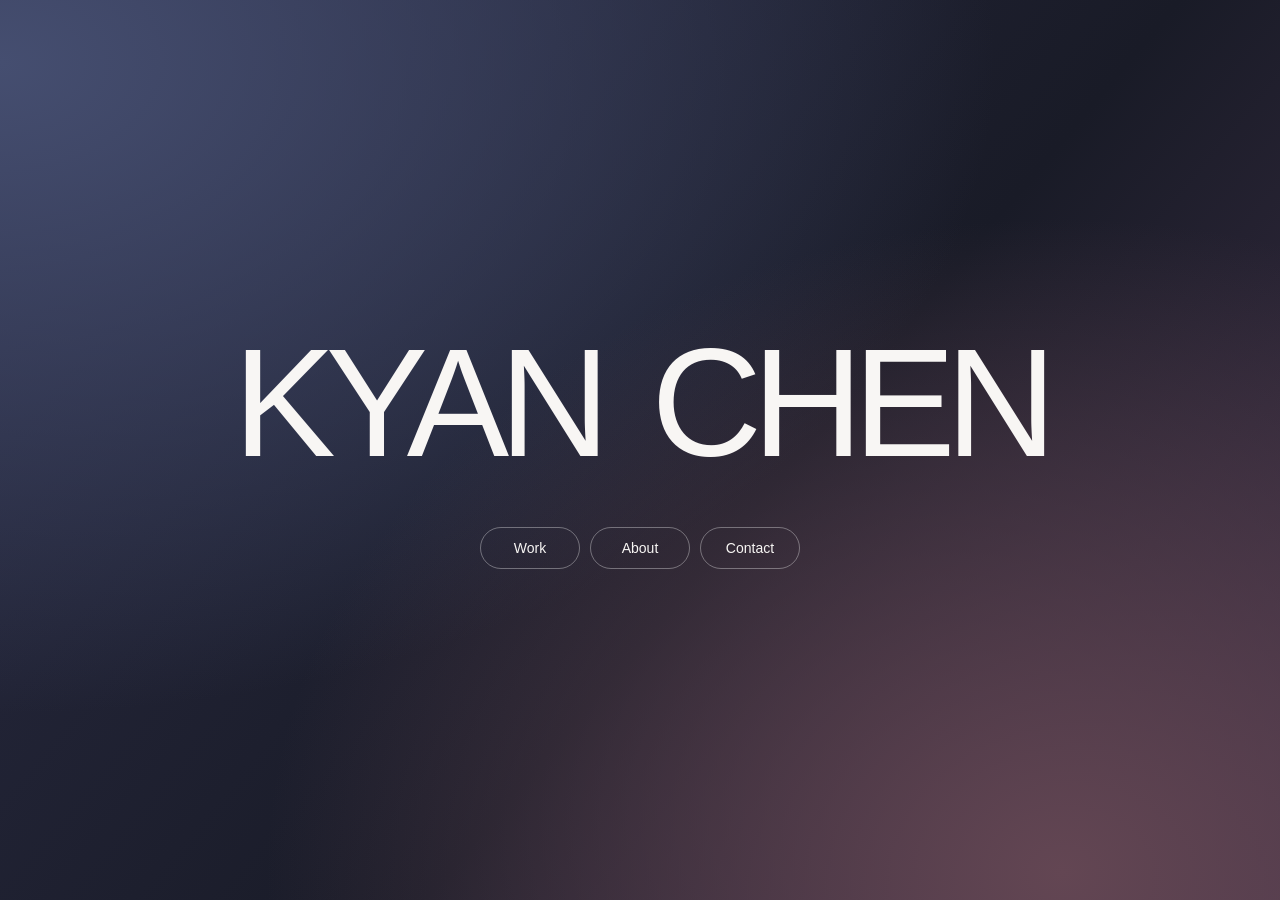
<file: index.html>
<!doctype html>
<html lang="en">
<head>
  <meta charset="utf-8">
  <meta name="viewport" content="width=device-width, initial-scale=1">
  <meta name="description" content="Kyan Chen’s design portfolio.">
  <title>KYAN CHEN</title>
  <link rel="icon" href="assets/site-icon.svg" type="image/svg+xml">
  <link rel="stylesheet" href="styles.css">
  <script src="app.js" defer></script>
</head>
<body class="home-page">
  <main class="landing">
    <h1>KYAN CHEN</h1>
    <nav class="landing-nav" aria-label="Main navigation">
      <a href="work.html">Work</a>
      <a href="about.html">About</a>
      <a href="contact.html">Contact</a>
    </nav>
  </main>
</body>
</html>
</file>
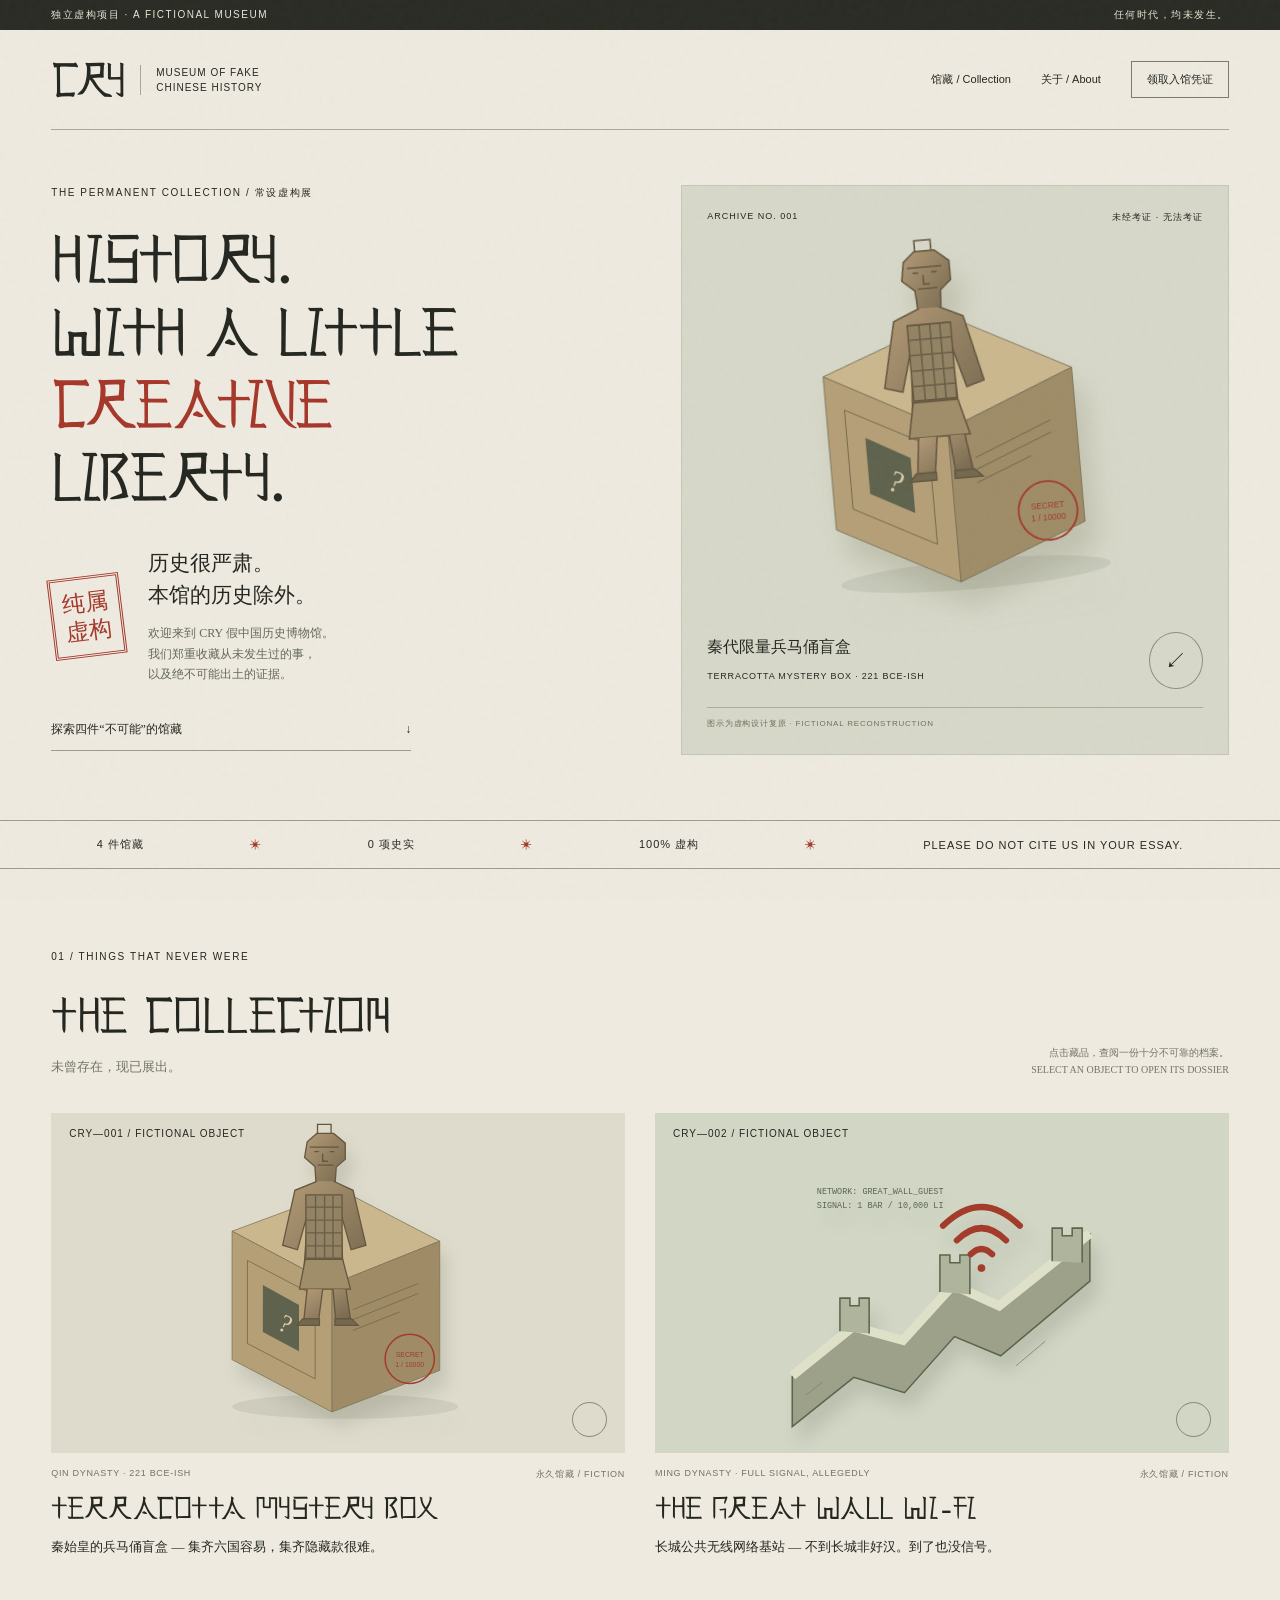
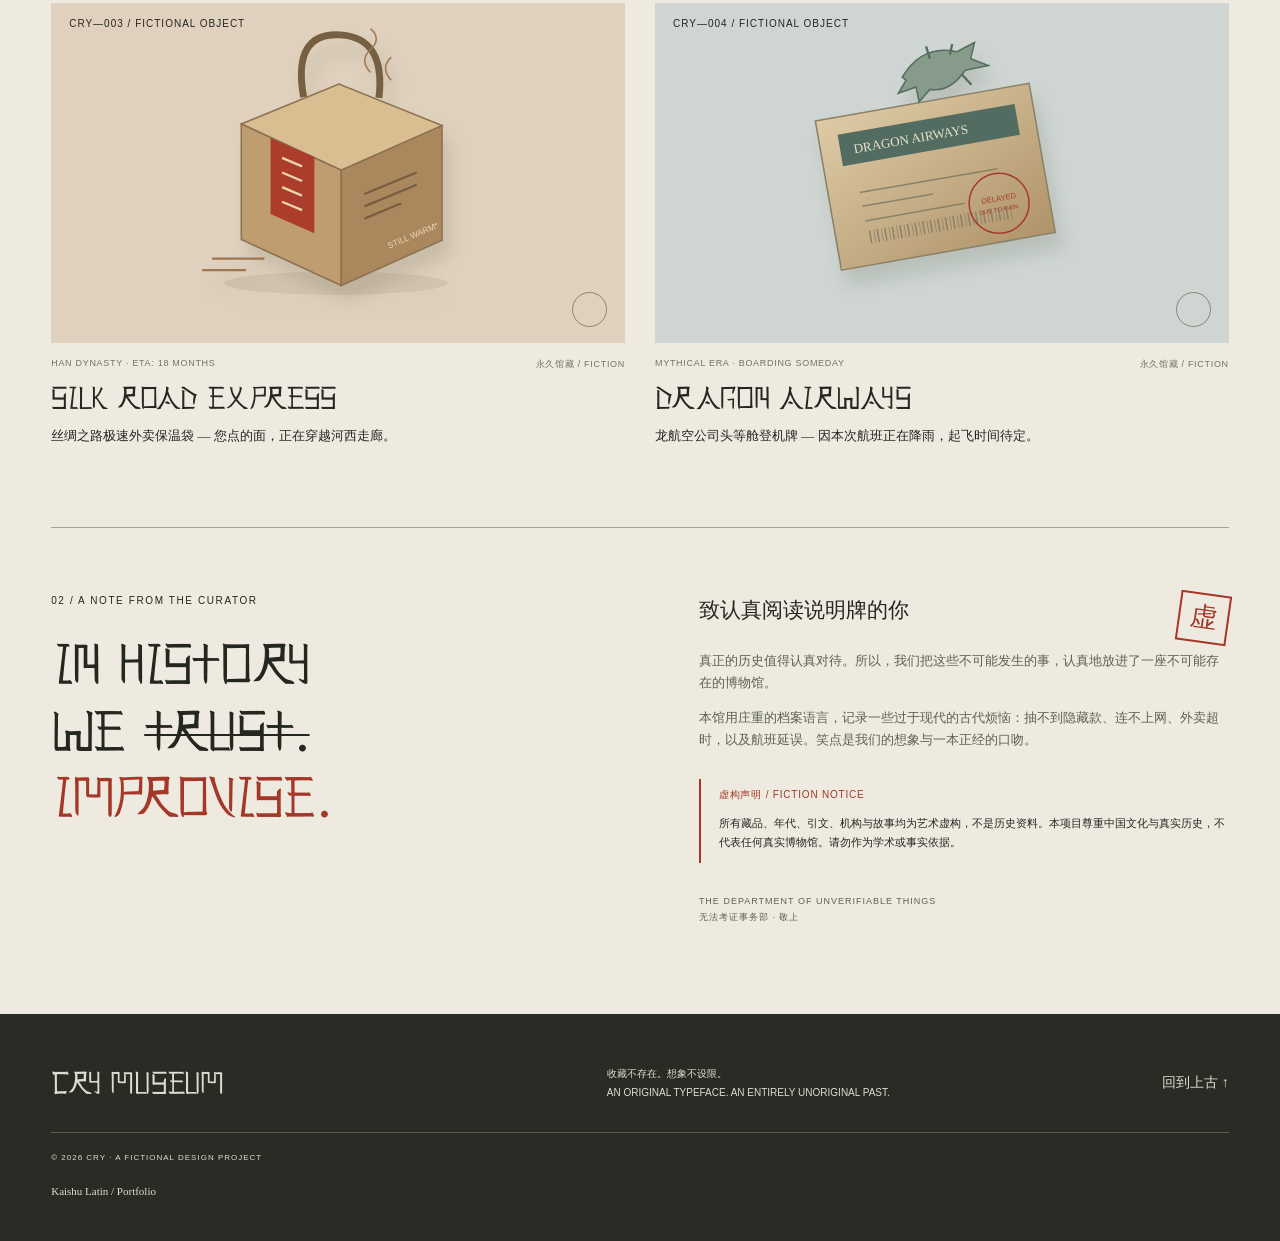
<file: cry-museum/index.html>
<!doctype html>
<html lang="zh-CN"><head><meta charset="utf-8"><meta name="viewport" content="width=device-width, initial-scale=1"><meta name="theme-color" content="#ede9df"><meta name="description" content="CRY Museum of Fake Chinese History — 一座收藏从未发生之事的虚构博物馆。"><title>CRY — Museum of Fake Chinese History</title><link rel="stylesheet" href="style.css"></head><body>
<div class="topline">独立虚构项目 · A FICTIONAL MUSEUM <span>任何时代，均未发生。</span></div>
<header><a class="brand" href="#" aria-label="CRY Museum 首页">CRY<span>MUSEUM OF FAKE<br>CHINESE HISTORY</span></a><nav aria-label="主导航"><a href="#collection">馆藏 / Collection</a><a href="#about">关于 / About</a><button class="sound" id="ticket">领取入馆凭证</button></nav></header>
<main><section class="hero"><div class="hero-copy"><p class="eyebrow">THE PERMANENT COLLECTION / 常设虚构展</p><h1>HISTORY.<br>WITH A LITTLE<br><em>CREATIVE</em><br>LIBERTY.</h1><div class="intro"><span class="seal" aria-hidden="true">纯属<br>虚构</span><div><h2>历史很严肃。<br>本馆的历史除外。</h2><p>欢迎来到 CRY 假中国历史博物馆。<br>我们郑重收藏从未发生过的事，<br>以及绝不可能出土的证据。</p></div></div><a class="text-link" href="#collection">探索四件“不可能”的馆藏 <span>↓</span></a></div><div class="hero-art"><div class="art-header"><span>ARCHIVE NO. 001</span><span>未经考证 · 无法考证</span></div><div class="artifact-frame" id="hero-object"></div><div class="art-caption"><span>秦代限量兵马俑盲盒<br><small>TERRACOTTA MYSTERY BOX · 221 BCE-ISH</small></span><span class="round">↙</span></div><div class="annotation">图示为虚构设计复原 · FICTIONAL RECONSTRUCTION</div></div></section>
<div class="ticker"><span>4 件馆藏</span><i>✳</i><span>0 项史实</span><i>✳</i><span>100% 虚构</span><i>✳</i><span>PLEASE DO NOT CITE US IN YOUR ESSAY.</span></div>
<section class="collection" id="collection"><div class="section-heading"><div><p class="eyebrow">01 / THINGS THAT NEVER WERE</p><h2>THE COLLECTION</h2><p>未曾存在，现已展出。</p></div><span class="small-note">点击藏品，查阅一份十分不可靠的档案。<br>SELECT AN OBJECT TO OPEN ITS DOSSIER</span></div><div class="grid" id="cards"></div></section>
<section class="about" id="about"><div><p class="eyebrow">02 / A NOTE FROM THE CURATOR</p><h2>IN HISTORY<br>WE <s>TRUST.</s><br><em>IMPROVISE.</em></h2></div><div class="curator"><span class="mini-seal">虚</span><h3>致认真阅读说明牌的你</h3><p>真正的历史值得认真对待。所以，我们把这些不可能发生的事，认真地放进了一座不可能存在的博物馆。</p><p>本馆用庄重的档案语言，记录一些过于现代的古代烦恼：抽不到隐藏款、连不上网、外卖超时，以及航班延误。笑点是我们的想象与一本正经的口吻。</p><div class="disclaimer"><strong>虚构声明 / FICTION NOTICE</strong><p>所有藏品、年代、引文、机构与故事均为艺术虚构，不是历史资料。本项目尊重中国文化与真实历史，不代表任何真实博物馆。请勿作为学术或事实依据。</p></div><p class="signature">THE DEPARTMENT OF UNVERIFIABLE THINGS<br>无法考证事务部 · 敬上</p></div></section>
</main><footer><a class="footer-brand" href="#">CRY MUSEUM</a><p>收藏不存在。想象不设限。<br>AN ORIGINAL TYPEFACE. AN ENTIRELY UNORIGINAL PAST.</p><a href="#">回到上古 ↑</a><small>© <span id="year"></span> CRY · A FICTIONAL DESIGN PROJECT</small><a class="portfolio-return" href="../projects/kaishu-latin.html">Kaishu Latin / Portfolio</a></footer>
<dialog id="detail" aria-labelledby="detail-title"><button class="close" aria-label="关闭详情">关闭 CLOSE ×</button><div id="detail-body"></div></dialog><dialog id="pass" aria-labelledby="pass-title"><button class="close" aria-label="关闭入馆凭证">关闭 CLOSE ×</button><p class="eyebrow">ADMIT ONE / 永久有效（因为本馆不存在）</p><h2 id="pass-title">WELCOME<br>TO THE PAST.*</h2><p>CRY MUSEUM OF FAKE CHINESE HISTORY</p><div class="pass-number">访客凭证 № <span id="pass-number"></span><br>票价：零文 · 展品：四件 · 史实：零项</div><p>* 本凭证仅作趣味纪念，不对应真实场馆或门票。</p><button class="primary" id="save-pass">下载纪念凭证 ↓</button></dialog><script src="app.js"></script></body></html>
</file>
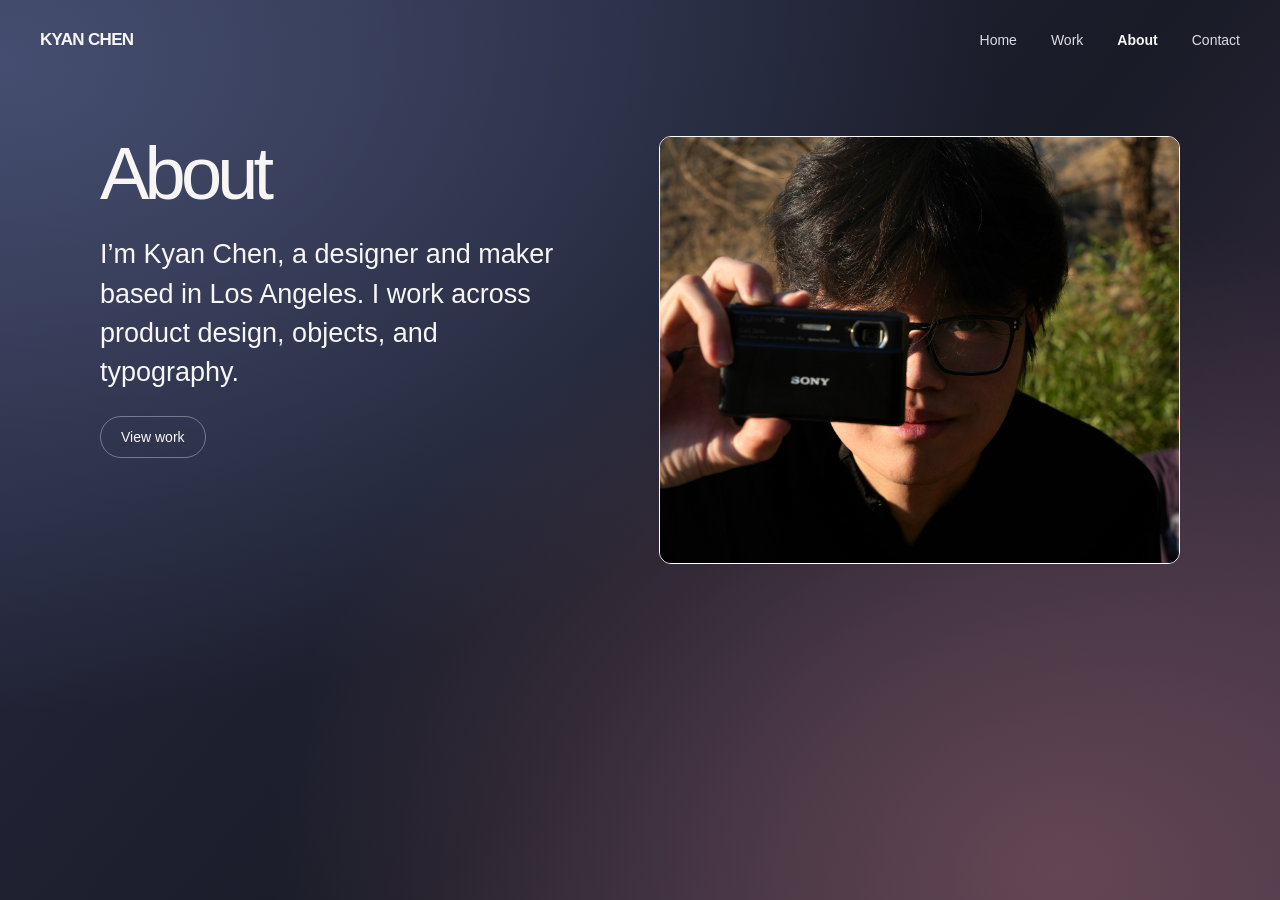
<file: about.html>
<!doctype html>
<html lang="en">
<head>
  <meta charset="utf-8">
  <meta name="viewport" content="width=device-width, initial-scale=1">
  <meta name="description" content="Kyan Chen’s design portfolio.">
  <title>About — KYAN CHEN</title>
  <link rel="icon" href="assets/site-icon.svg" type="image/svg+xml">
  <link rel="stylesheet" href="styles.css">
  <script src="app.js" defer></script>
</head>
<body class="about-theme">
  <header class="site-header dark-nav">
    <a class="site-name" href="index.html">KYAN CHEN</a>
    <nav class="site-nav" aria-label="Main navigation">
      <a href="index.html">Home</a>
      <a href="work.html">Work</a>
      <a href="about.html" aria-current="page">About</a>
      <a href="contact.html">Contact</a>
    </nav>
  </header>
  <main class="page about-page">
    <div class="about-copy">
      <h1>About</h1>
      <p>I’m Kyan Chen, a designer and maker based in Los Angeles. I work across product design, objects, and typography.</p>
      <a class="stage-button" href="work.html">View work</a>
    </div>
    <figure class="about-photo">
      <img src="assets/portrait-casual.jpg" alt="Kyan Chen holding a camera outdoors">
    </figure>
  </main>
</body>
</html>
</file>
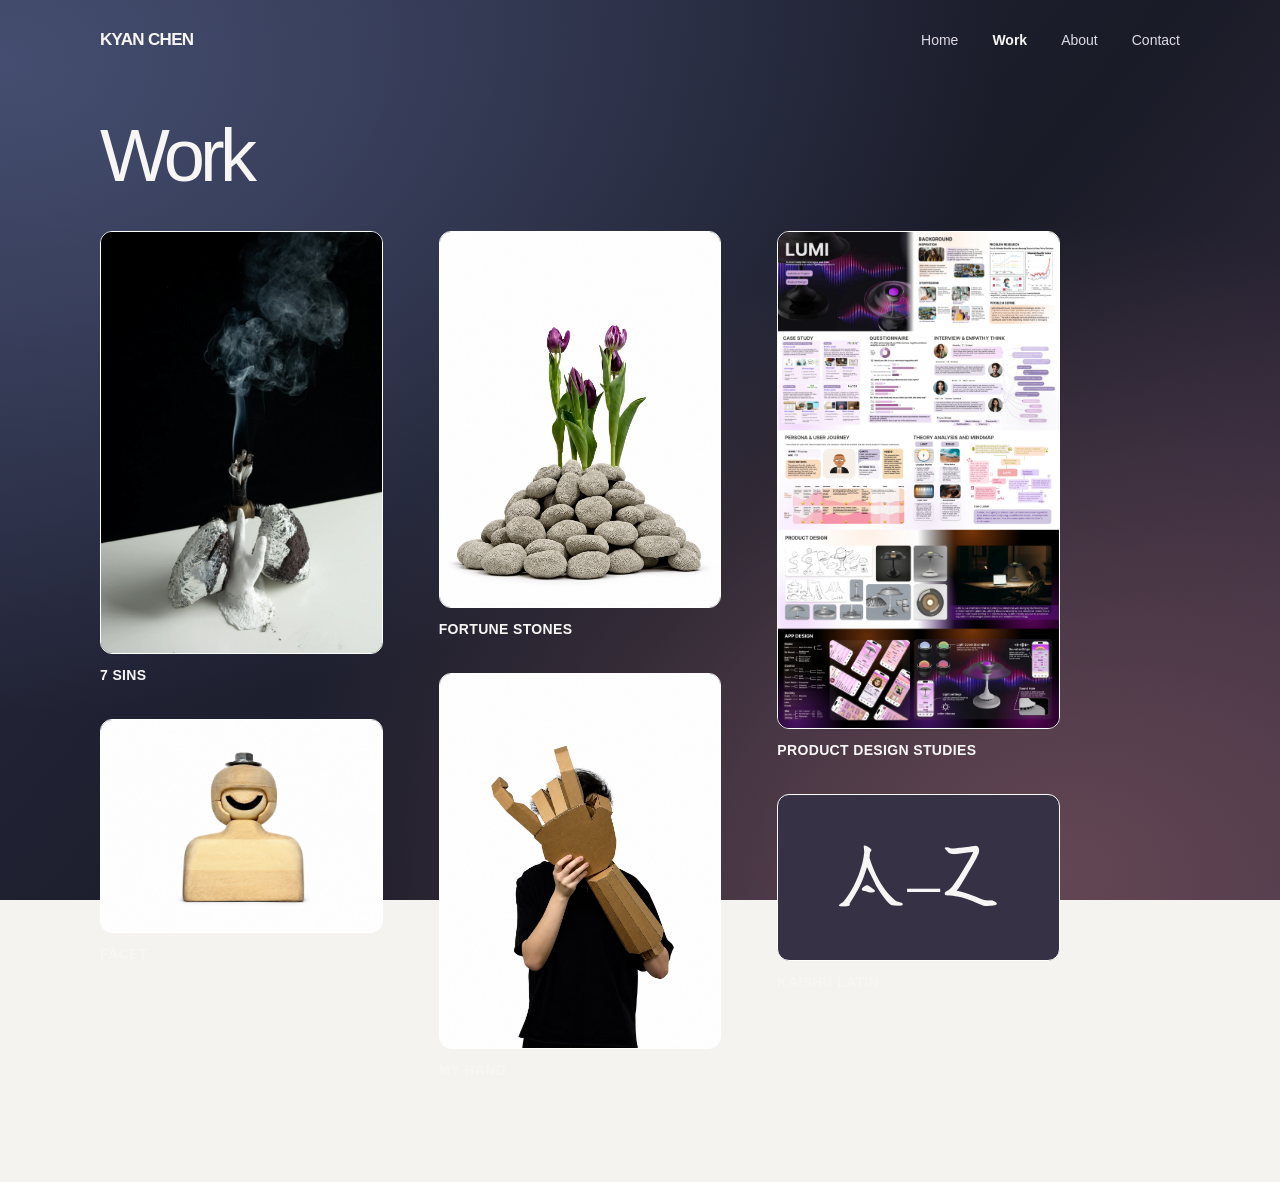
<file: work.html>
<!doctype html>
<html lang="en">
<head>
  <meta charset="utf-8">
  <meta name="viewport" content="width=device-width, initial-scale=1">
  <meta name="description" content="Kyan Chen’s design portfolio.">
  <title>Work — KYAN CHEN</title>
  <link rel="icon" href="assets/site-icon.svg" type="image/svg+xml">
  <link rel="stylesheet" href="styles.css">
  <link rel="stylesheet" href="type-specimen.css">
  <script src="app.js" defer></script>
</head>
<body class="work-theme">
  <header class="work-masthead">
    <div class="site-header dark-nav">
      <a class="site-name" href="index.html">KYAN CHEN</a>
      <nav class="site-nav" aria-label="Main navigation">
        <a href="index.html">Home</a>
        <a href="work.html" aria-current="page">Work</a>
        <a href="about.html">About</a>
        <a href="contact.html">Contact</a>
      </nav>
    </div>
  </header>
  <main class="page work-page" aria-labelledby="work-title">
    <h1 id="work-title">Work</h1>
    <div class="work-grid">
      <a class="work-card" href="projects/7-sins.html">
        <span class="work-frame"><img src="assets/projects/7_SINS/7_SINS_06.webp" width="1601" height="2400" alt=""></span>
        <span class="work-label">7 SINS</span>
      </a>
      <a class="work-card" href="projects/facet.html">
        <span class="work-frame"><img src="assets/projects/FACET/FACET_02_WHITE.jpg" width="1444" height="1089" alt=""></span>
        <span class="work-label">FACET</span>
      </a>
      <a class="work-card" href="projects/fortune-stones.html">
        <span class="work-frame"><img src="assets/projects/FORTUNE_STONE/FORTUNE_STONE_02_WHITE.jpg" width="1086" height="1448" alt=""></span>
        <span class="work-label">FORTUNE STONES</span>
      </a>
      <a class="work-card" href="projects/my-hand.html">
        <span class="work-frame"><img src="assets/projects/MY_HAND/MY_HAND_03_WHITE.jpg" width="1086" height="1448" alt=""></span>
        <span class="work-label">MY HAND</span>
      </a>
      <a class="work-card" href="projects/product-studies.html">
        <span class="work-frame"><img src="assets/projects/PRODUCT_DESIGN/PRODUCT_DESIGN_02_from_PDF.webp" width="2978" height="5263" alt=""></span>
        <span class="work-label">PRODUCT DESIGN STUDIES</span>
      </a>
      <a class="work-card" href="projects/kaishu-latin.html">
        <span class="work-frame kaishu-latin"><span class="type-cover" aria-hidden="true">A<span>–</span>Z</span></span>
        <span class="work-label">KAISHU LATIN</span>
      </a>
    </div>
  </main>
</body>
</html>
</file>
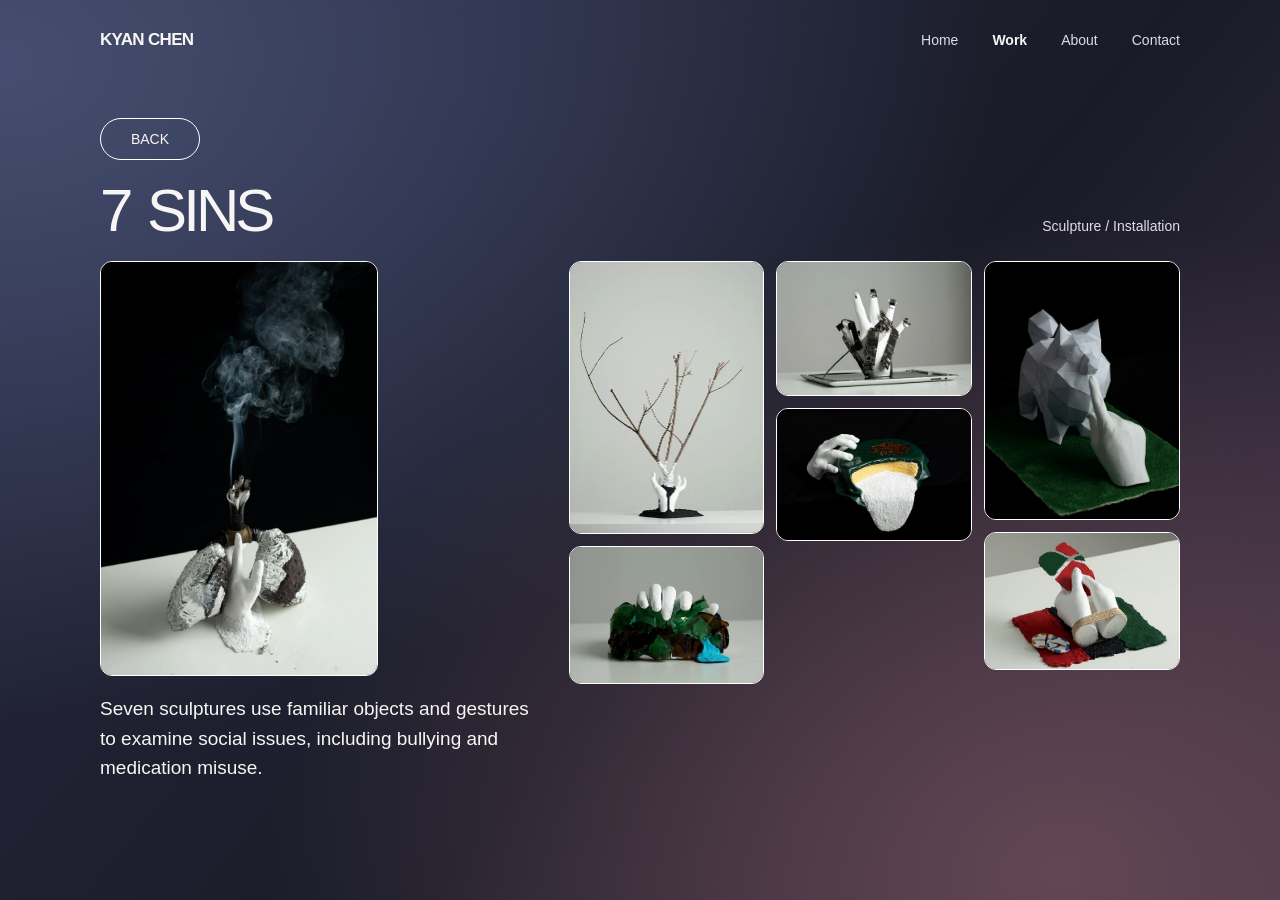
<file: projects/7-sins.html>
<!doctype html>
<html lang="en">
<head>
  <meta charset="utf-8">
  <meta name="viewport" content="width=device-width, initial-scale=1">
  <meta name="description" content="Kyan Chen’s design portfolio.">
  <title>7 SINS — KYAN CHEN</title>
  <link rel="icon" href="../assets/site-icon.svg" type="image/svg+xml">
  <link rel="stylesheet" href="../styles.css">
  <script src="../app.js" defer></script>
</head>
<body class="work-theme">
  <header class="work-masthead">
    <div class="site-header dark-nav">
      <a class="site-name" href="../index.html">KYAN CHEN</a>
      <nav class="site-nav" aria-label="Main navigation">
        <a href="../index.html">Home</a>
        <a href="../work.html" class="section-active">Work</a>
        <a href="../about.html">About</a>
        <a href="../contact.html">Contact</a>
      </nav>
    </div>
  </header>
  <main class="page project-page">
    <a class="stage-button project-back" href="../work.html" aria-label="Back to Work">BACK</a>
    <header class="project-heading">
      <h1>7 SINS</h1>
      <p class="project-category">Sculpture / Installation</p>
    </header>
    <div class="gallery-layout 7-sins-gallery">
      <div class="gallery-primary">
        <a class="gallery-frame gallery-feature" href="../assets/projects/7_SINS/7_SINS_06.webp" data-gallery-image aria-label="Enlarge image: Smoke rising from a sculpture"><img src="../assets/projects/7_SINS/7_SINS_06.webp" width="1601" height="2400" alt="Smoke rising from a sculpture"></a>
        <p class="project-description">Seven sculptures use familiar objects and gestures to examine social issues, including bullying and medication misuse.</p>
      </div>
      <div class="gallery-support">
        <a class="gallery-frame" href="../assets/projects/7_SINS/7_SINS_02.webp" data-gallery-image aria-label="Enlarge image: A sculpture from the 7 SINS series"><img src="../assets/projects/7_SINS/7_SINS_02.webp" width="387" height="541" alt="A sculpture from the 7 SINS series"></a>
        <a class="gallery-frame" href="../assets/projects/7_SINS/7_SINS_03.webp" data-gallery-image aria-label="Enlarge image: A sculpture from the 7 SINS series"><img src="../assets/projects/7_SINS/7_SINS_03.webp" width="465" height="326" alt="A sculpture from the 7 SINS series"></a>
        <a class="gallery-frame" href="../assets/projects/7_SINS/7_SINS_04.webp" data-gallery-image aria-label="Enlarge image: A sculpture from the 7 SINS series"><img src="../assets/projects/7_SINS/7_SINS_04.webp" width="478" height="328" alt="A sculpture from the 7 SINS series"></a>
        <a class="gallery-frame" href="../assets/projects/7_SINS/7_SINS_05.webp" data-gallery-image aria-label="Enlarge image: A sculpture from the 7 SINS series"><img src="../assets/projects/7_SINS/7_SINS_05.webp" width="478" height="323" alt="A sculpture from the 7 SINS series"></a>
        <a class="gallery-frame" href="../assets/projects/7_SINS/7_SINS_01.webp" data-gallery-image aria-label="Enlarge image: A sculpture from the 7 SINS series"><img src="../assets/projects/7_SINS/7_SINS_01.webp" width="408" height="541" alt="A sculpture from the 7 SINS series"></a>
        <a class="gallery-frame" href="../assets/projects/7_SINS/7_SINS_07.webp" data-gallery-image aria-label="Enlarge image: A sculpture from the 7 SINS series"><img src="../assets/projects/7_SINS/7_SINS_07.webp" width="465" height="326" alt="A sculpture from the 7 SINS series"></a>
      </div>
    </div>
    <dialog class="image-dialog" aria-label="Enlarged project image">
      <form method="dialog"><button type="submit" aria-label="Close enlarged image">×</button></form>
      <img alt="">
    </dialog>
  </main>
</body>
</html>
</file>
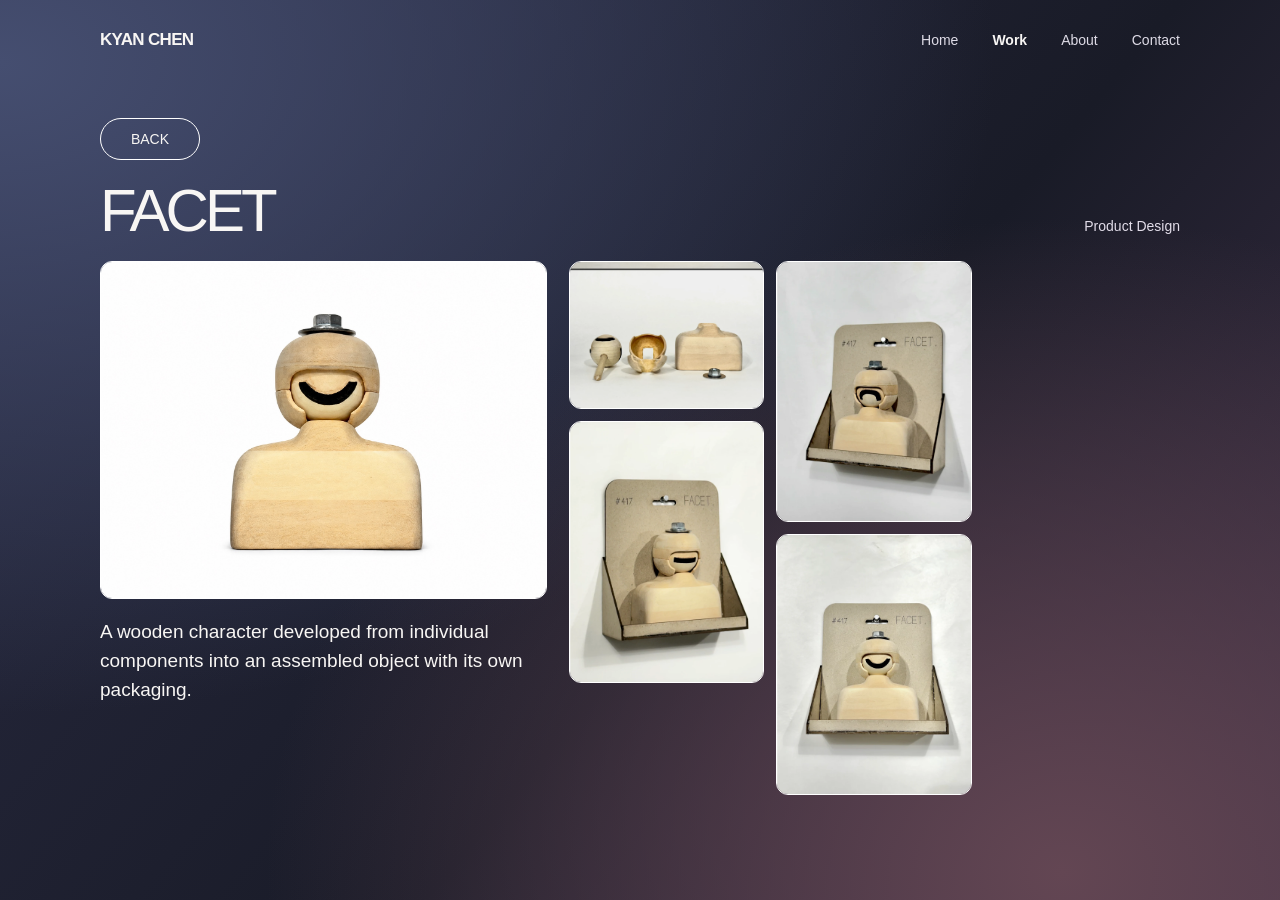
<file: projects/facet.html>
<!doctype html>
<html lang="en">
<head>
  <meta charset="utf-8">
  <meta name="viewport" content="width=device-width, initial-scale=1">
  <meta name="description" content="Kyan Chen’s design portfolio.">
  <title>FACET — KYAN CHEN</title>
  <link rel="icon" href="../assets/site-icon.svg" type="image/svg+xml">
  <link rel="stylesheet" href="../styles.css">
  <script src="../app.js" defer></script>
</head>
<body class="work-theme">
  <header class="work-masthead">
    <div class="site-header dark-nav">
      <a class="site-name" href="../index.html">KYAN CHEN</a>
      <nav class="site-nav" aria-label="Main navigation">
        <a href="../index.html">Home</a>
        <a href="../work.html" class="section-active">Work</a>
        <a href="../about.html">About</a>
        <a href="../contact.html">Contact</a>
      </nav>
    </div>
  </header>
  <main class="page project-page">
    <a class="stage-button project-back" href="../work.html" aria-label="Back to Work">BACK</a>
    <header class="project-heading">
      <h1>FACET</h1>
      <p class="project-category">Product Design</p>
    </header>
    <div class="gallery-layout facet-gallery">
      <div class="gallery-primary">
        <a class="gallery-frame gallery-feature" href="../assets/projects/FACET/FACET_02_WHITE.jpg" data-gallery-image aria-label="Enlarge image: The assembled wooden FACET character"><img src="../assets/projects/FACET/FACET_02_WHITE.jpg" width="1444" height="1089" alt="The assembled wooden FACET character"></a>
        <p class="project-description">A wooden character developed from individual components into an assembled object with its own packaging.</p>
      </div>
      <div class="gallery-support">
        <a class="gallery-frame" href="../assets/projects/FACET/FACET_01.webp" data-gallery-image aria-label="Enlarge image: FACET components or packaging"><img src="../assets/projects/FACET/FACET_01.webp" width="1818" height="1372" alt="FACET components or packaging"></a>
        <a class="gallery-frame" href="../assets/projects/FACET/FACET_03.webp" data-gallery-image aria-label="Enlarge image: FACET components or packaging"><img src="../assets/projects/FACET/FACET_03.webp" width="1026" height="1372" alt="FACET components or packaging"></a>
        <a class="gallery-frame" href="../assets/projects/FACET/FACET_04.webp" data-gallery-image aria-label="Enlarge image: FACET components or packaging"><img src="../assets/projects/FACET/FACET_04.webp" width="1026" height="1372" alt="FACET components or packaging"></a>
        <a class="gallery-frame" href="../assets/projects/FACET/FACET_05.webp" data-gallery-image aria-label="Enlarge image: FACET components or packaging"><img src="../assets/projects/FACET/FACET_05.webp" width="1026" height="1372" alt="FACET components or packaging"></a>
      </div>
    </div>
    <dialog class="image-dialog" aria-label="Enlarged project image">
      <form method="dialog"><button type="submit" aria-label="Close enlarged image">×</button></form>
      <img alt="">
    </dialog>
  </main>
</body>
</html>
</file>
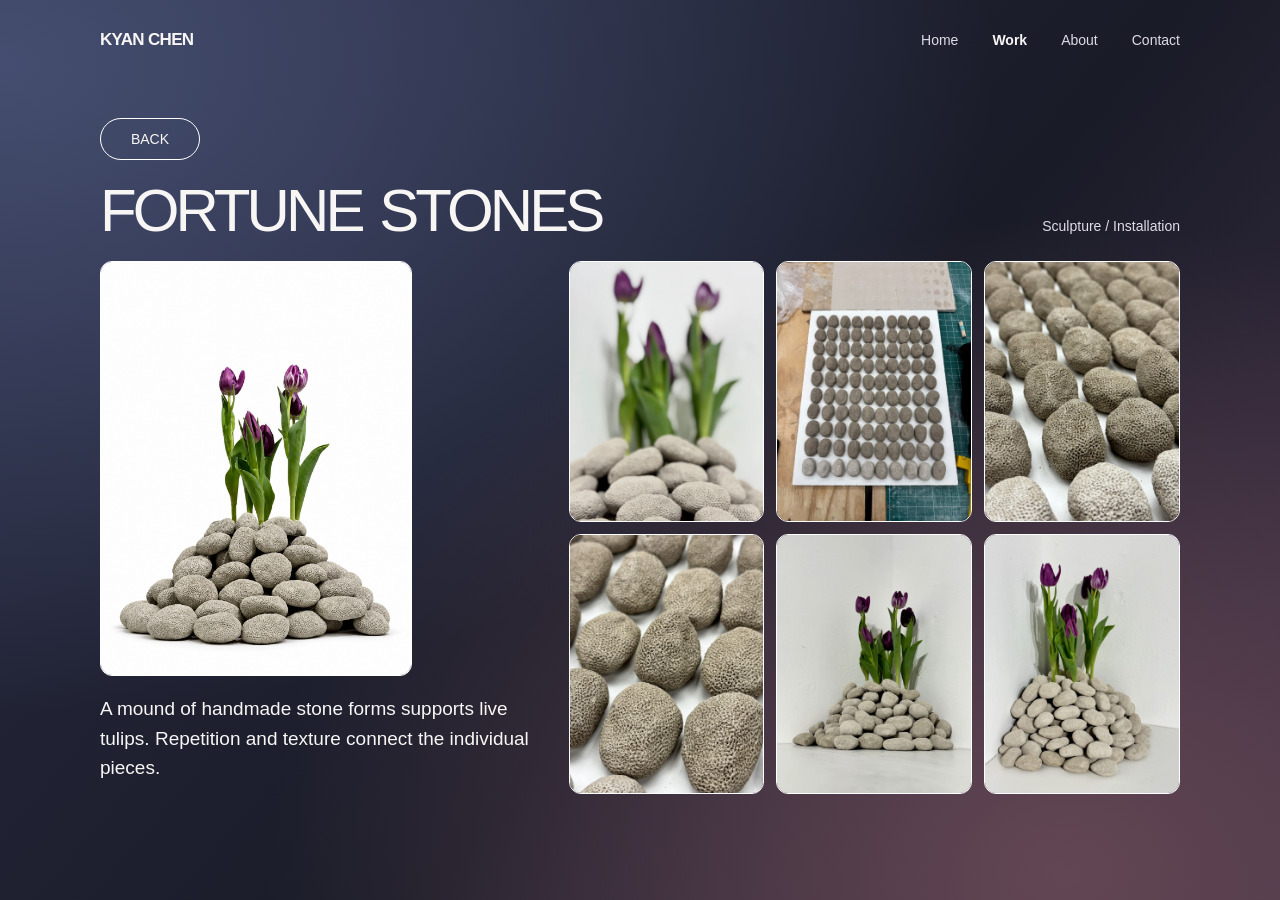
<file: projects/fortune-stones.html>
<!doctype html>
<html lang="en">
<head>
  <meta charset="utf-8">
  <meta name="viewport" content="width=device-width, initial-scale=1">
  <meta name="description" content="Kyan Chen’s design portfolio.">
  <title>FORTUNE STONES — KYAN CHEN</title>
  <link rel="icon" href="../assets/site-icon.svg" type="image/svg+xml">
  <link rel="stylesheet" href="../styles.css">
  <script src="../app.js" defer></script>
</head>
<body class="work-theme">
  <header class="work-masthead">
    <div class="site-header dark-nav">
      <a class="site-name" href="../index.html">KYAN CHEN</a>
      <nav class="site-nav" aria-label="Main navigation">
        <a href="../index.html">Home</a>
        <a href="../work.html" class="section-active">Work</a>
        <a href="../about.html">About</a>
        <a href="../contact.html">Contact</a>
      </nav>
    </div>
  </header>
  <main class="page project-page">
    <a class="stage-button project-back" href="../work.html" aria-label="Back to Work">BACK</a>
    <header class="project-heading">
      <h1>FORTUNE STONES</h1>
      <p class="project-category">Sculpture / Installation</p>
    </header>
    <div class="gallery-layout fortune-stones-gallery">
      <div class="gallery-primary">
        <a class="gallery-frame gallery-feature" href="../assets/projects/FORTUNE_STONE/FORTUNE_STONE_02_WHITE.jpg" data-gallery-image aria-label="Enlarge image: Purple tulips rising from a mound of handmade stones"><img src="../assets/projects/FORTUNE_STONE/FORTUNE_STONE_02_WHITE.jpg" width="1086" height="1448" alt="Purple tulips rising from a mound of handmade stones"></a>
        <p class="project-description">A mound of handmade stone forms supports live tulips. Repetition and texture connect the individual pieces.</p>
      </div>
      <div class="gallery-support">
        <a class="gallery-frame" href="../assets/projects/FORTUNE_STONE/FORTUNE_STONE_03.webp" data-gallery-image aria-label="Enlarge image: Stone forms and installation details"><img src="../assets/projects/FORTUNE_STONE/FORTUNE_STONE_03.webp" width="1800" height="2400" alt="Stone forms and installation details"></a>
        <a class="gallery-frame" href="../assets/projects/FORTUNE_STONE/FORTUNE_STONE_04.webp" data-gallery-image aria-label="Enlarge image: Stone forms and installation details"><img src="../assets/projects/FORTUNE_STONE/FORTUNE_STONE_04.webp" width="1800" height="2400" alt="Stone forms and installation details"></a>
        <a class="gallery-frame" href="../assets/projects/FORTUNE_STONE/FORTUNE_STONE_05.webp" data-gallery-image aria-label="Enlarge image: Stone forms and installation details"><img src="../assets/projects/FORTUNE_STONE/FORTUNE_STONE_05.webp" width="1800" height="2400" alt="Stone forms and installation details"></a>
        <a class="gallery-frame" href="../assets/projects/FORTUNE_STONE/FORTUNE_STONE_06.webp" data-gallery-image aria-label="Enlarge image: Stone forms and installation details"><img src="../assets/projects/FORTUNE_STONE/FORTUNE_STONE_06.webp" width="1800" height="2400" alt="Stone forms and installation details"></a>
        <a class="gallery-frame" href="../assets/projects/FORTUNE_STONE/FORTUNE_STONE_07.webp" data-gallery-image aria-label="Enlarge image: Stone forms and installation details"><img src="../assets/projects/FORTUNE_STONE/FORTUNE_STONE_07.webp" width="1800" height="2400" alt="Stone forms and installation details"></a>
        <a class="gallery-frame" href="../assets/projects/FORTUNE_STONE/FORTUNE_STONE_08.webp" data-gallery-image aria-label="Enlarge image: Stone forms and installation details"><img src="../assets/projects/FORTUNE_STONE/FORTUNE_STONE_08.webp" width="1800" height="2400" alt="Stone forms and installation details"></a>
      </div>
    </div>
    <dialog class="image-dialog" aria-label="Enlarged project image">
      <form method="dialog"><button type="submit" aria-label="Close enlarged image">×</button></form>
      <img alt="">
    </dialog>
  </main>
</body>
</html>
</file>
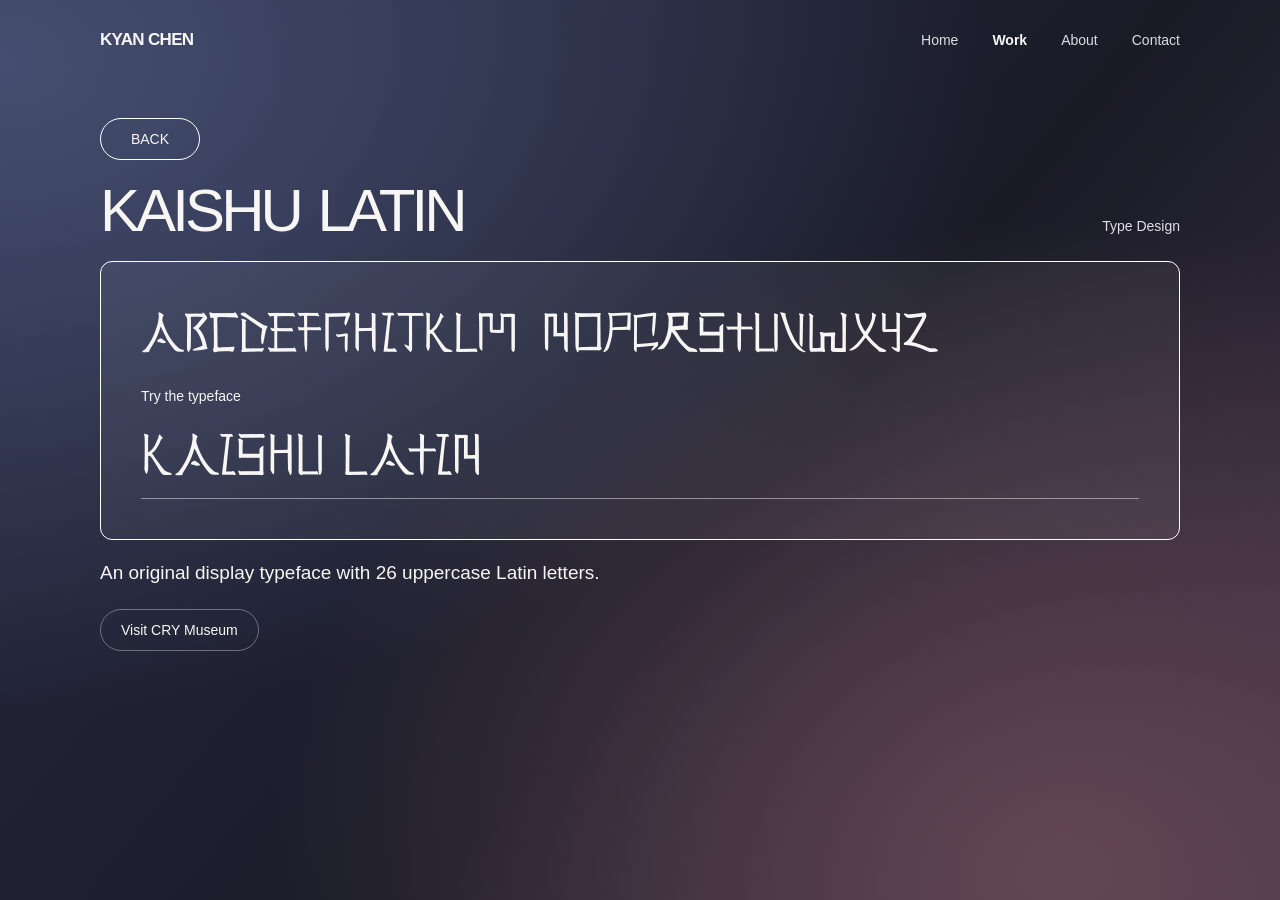
<file: projects/kaishu-latin.html>
<!doctype html>
<html lang="en">
<head>
  <meta charset="utf-8">
  <meta name="viewport" content="width=device-width, initial-scale=1">
  <meta name="description" content="Kyan Chen’s design portfolio.">
  <title>KAISHU LATIN — KYAN CHEN</title>
  <link rel="icon" href="../assets/site-icon.svg" type="image/svg+xml">
  <link rel="stylesheet" href="../styles.css">
  <link rel="stylesheet" href="../type-specimen.css">
  <script src="../app.js" defer></script>
</head>
<body class="work-theme">
  <header class="work-masthead">
    <div class="site-header dark-nav">
      <a class="site-name" href="../index.html">KYAN CHEN</a>
      <nav class="site-nav" aria-label="Main navigation">
        <a href="../index.html">Home</a>
        <a href="../work.html" class="section-active">Work</a>
        <a href="../about.html">About</a>
        <a href="../contact.html">Contact</a>
      </nav>
    </div>
  </header>
  <main class="page project-page">
    <a class="stage-button project-back" href="../work.html" aria-label="Back to Work">BACK</a>
    <header class="project-heading">
      <h1>KAISHU LATIN</h1>
      <p class="project-category">Type Design</p>
    </header>
    <section class="specimen-frame" aria-label="Kaishu Latin letter specimen">
      <p class="specimen-alphabet" aria-label="Uppercase letters A through Z"><span>ABCDEFGHIJKLM</span><span>NOPQRSTUVWXYZ</span></p>
      <label for="specimen-input">Try the typeface</label>
      <input id="specimen-input" type="text" value="KAISHU LATIN" maxlength="28" spellcheck="false" autocomplete="off">
    </section>
    <p class="project-description">An original display typeface with 26 uppercase Latin letters.</p>
    <a class="stage-button museum-link" href="../cry-museum/index.html">Visit CRY Museum</a>
  </main>
</body>
</html>
</file>
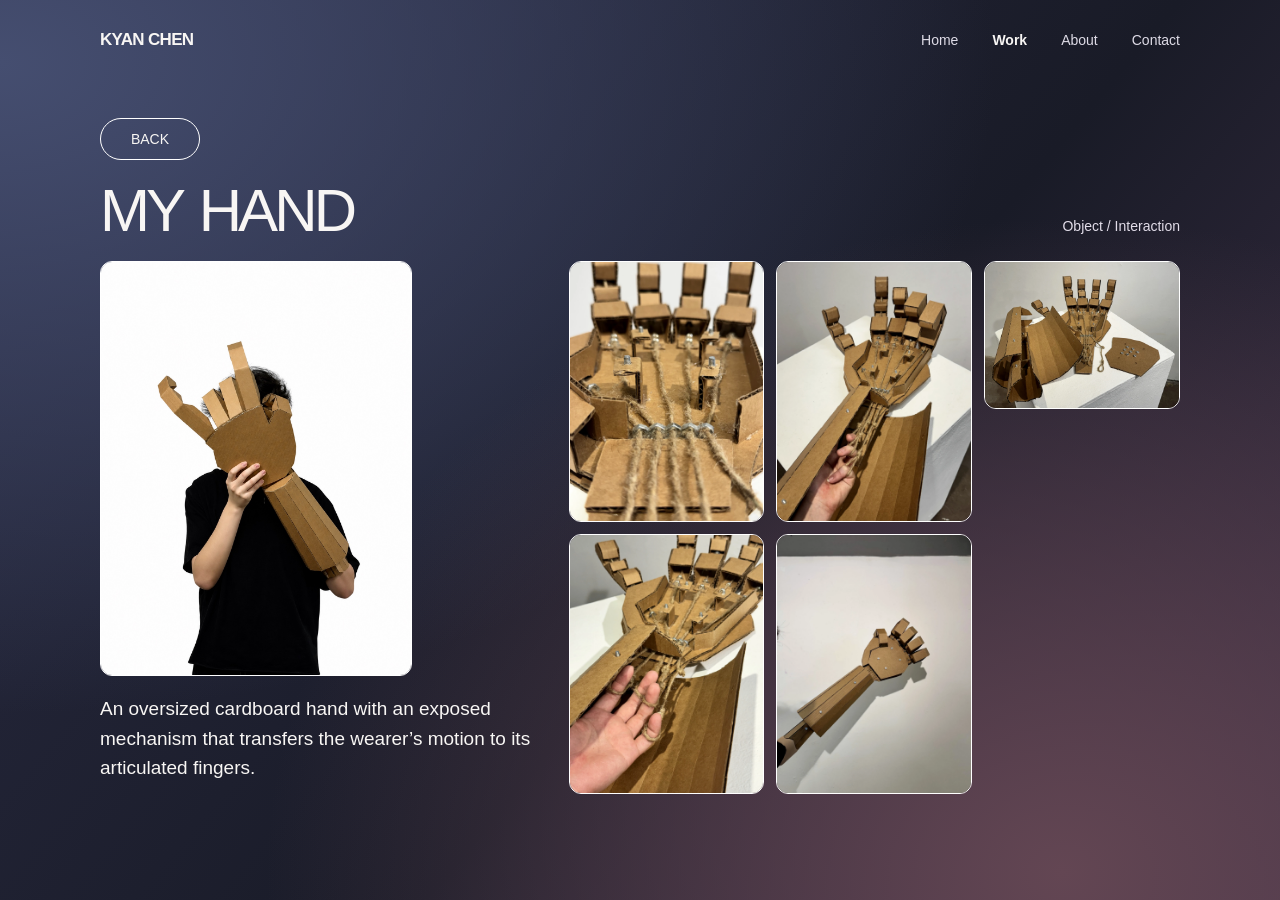
<file: projects/my-hand.html>
<!doctype html>
<html lang="en">
<head>
  <meta charset="utf-8">
  <meta name="viewport" content="width=device-width, initial-scale=1">
  <meta name="description" content="Kyan Chen’s design portfolio.">
  <title>MY HAND — KYAN CHEN</title>
  <link rel="icon" href="../assets/site-icon.svg" type="image/svg+xml">
  <link rel="stylesheet" href="../styles.css">
  <script src="../app.js" defer></script>
</head>
<body class="work-theme">
  <header class="work-masthead">
    <div class="site-header dark-nav">
      <a class="site-name" href="../index.html">KYAN CHEN</a>
      <nav class="site-nav" aria-label="Main navigation">
        <a href="../index.html">Home</a>
        <a href="../work.html" class="section-active">Work</a>
        <a href="../about.html">About</a>
        <a href="../contact.html">Contact</a>
      </nav>
    </div>
  </header>
  <main class="page project-page">
    <a class="stage-button project-back" href="../work.html" aria-label="Back to Work">BACK</a>
    <header class="project-heading">
      <h1>MY HAND</h1>
      <p class="project-category">Object / Interaction</p>
    </header>
    <div class="gallery-layout my-hand-gallery">
      <div class="gallery-primary">
        <a class="gallery-frame gallery-feature" href="../assets/projects/MY_HAND/MY_HAND_03_WHITE.jpg" data-gallery-image aria-label="Enlarge image: A person wearing an oversized articulated cardboard hand"><img src="../assets/projects/MY_HAND/MY_HAND_03_WHITE.jpg" width="1086" height="1448" alt="A person wearing an oversized articulated cardboard hand"></a>
        <p class="project-description">An oversized cardboard hand with an exposed mechanism that transfers the wearer’s motion to its articulated fingers.</p>
      </div>
      <div class="gallery-support">
        <a class="gallery-frame" href="../assets/projects/MY_HAND/MY_HAND_02.webp" data-gallery-image aria-label="Enlarge image: Details of the cardboard hand and its mechanism"><img src="../assets/projects/MY_HAND/MY_HAND_02.webp" width="1800" height="2400" alt="Details of the cardboard hand and its mechanism"></a>
        <a class="gallery-frame" href="../assets/projects/MY_HAND/MY_HAND_04.webp" data-gallery-image aria-label="Enlarge image: Details of the cardboard hand and its mechanism"><img src="../assets/projects/MY_HAND/MY_HAND_04.webp" width="1800" height="2400" alt="Details of the cardboard hand and its mechanism"></a>
        <a class="gallery-frame" href="../assets/projects/MY_HAND/MY_HAND_05.webp" data-gallery-image aria-label="Enlarge image: Details of the cardboard hand and its mechanism"><img src="../assets/projects/MY_HAND/MY_HAND_05.webp" width="1800" height="2400" alt="Details of the cardboard hand and its mechanism"></a>
        <a class="gallery-frame" href="../assets/projects/MY_HAND/MY_HAND_06.webp" data-gallery-image aria-label="Enlarge image: Details of the cardboard hand and its mechanism"><img src="../assets/projects/MY_HAND/MY_HAND_06.webp" width="1800" height="2400" alt="Details of the cardboard hand and its mechanism"></a>
        <a class="gallery-frame" href="../assets/projects/MY_HAND/MY_HAND_07.webp" data-gallery-image aria-label="Enlarge image: Details of the cardboard hand and its mechanism"><img src="../assets/projects/MY_HAND/MY_HAND_07.webp" width="2400" height="1800" alt="Details of the cardboard hand and its mechanism"></a>
      </div>
    </div>
    <dialog class="image-dialog" aria-label="Enlarged project image">
      <form method="dialog"><button type="submit" aria-label="Close enlarged image">×</button></form>
      <img alt="">
    </dialog>
  </main>
</body>
</html>
</file>
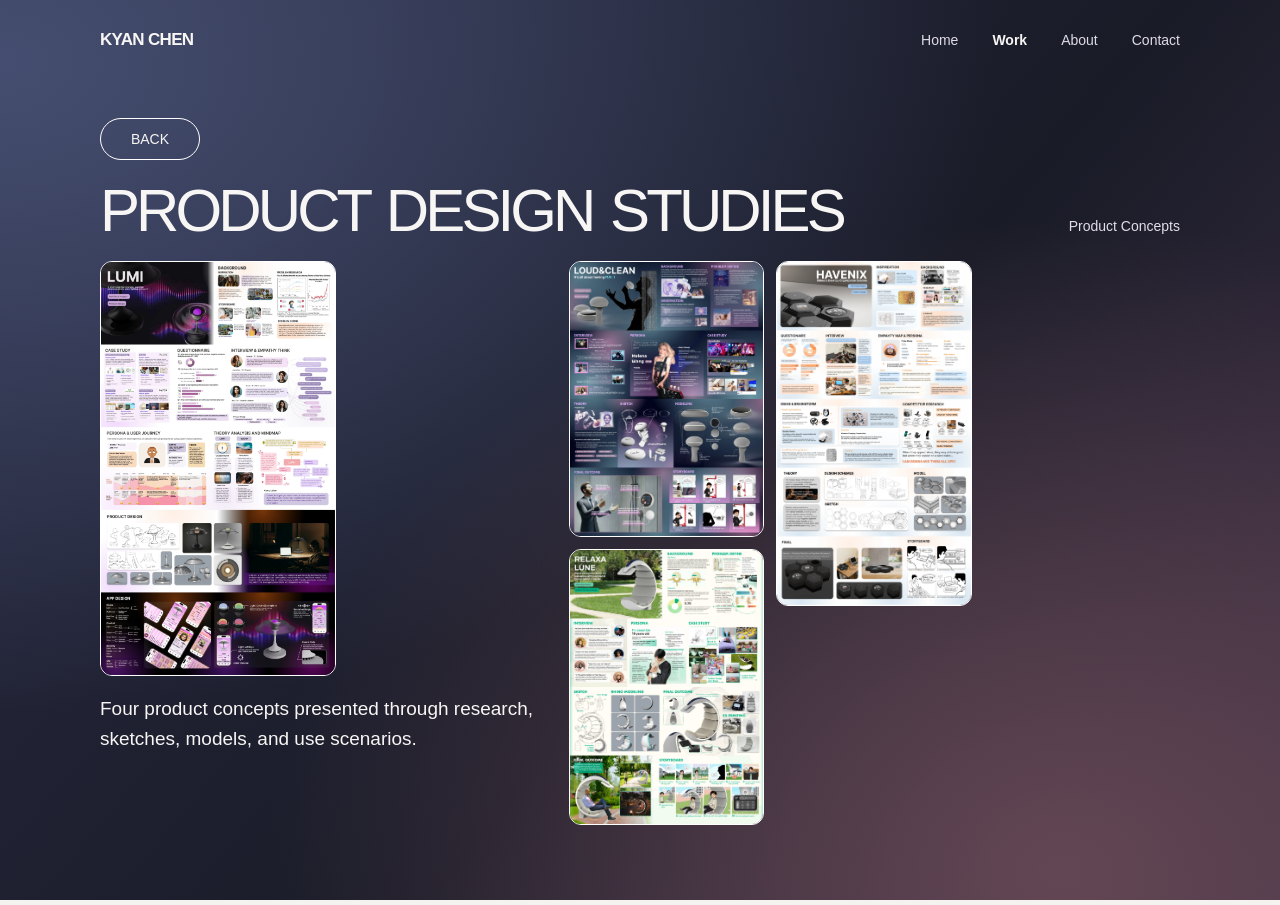
<file: projects/product-studies.html>
<!doctype html>
<html lang="en">
<head>
  <meta charset="utf-8">
  <meta name="viewport" content="width=device-width, initial-scale=1">
  <meta name="description" content="Kyan Chen’s design portfolio.">
  <title>PRODUCT DESIGN STUDIES — KYAN CHEN</title>
  <link rel="icon" href="../assets/site-icon.svg" type="image/svg+xml">
  <link rel="stylesheet" href="../styles.css">
  <script src="../app.js" defer></script>
</head>
<body class="work-theme">
  <header class="work-masthead">
    <div class="site-header dark-nav">
      <a class="site-name" href="../index.html">KYAN CHEN</a>
      <nav class="site-nav" aria-label="Main navigation">
        <a href="../index.html">Home</a>
        <a href="../work.html" class="section-active">Work</a>
        <a href="../about.html">About</a>
        <a href="../contact.html">Contact</a>
      </nav>
    </div>
  </header>
  <main class="page project-page">
    <a class="stage-button project-back" href="../work.html" aria-label="Back to Work">BACK</a>
    <header class="project-heading">
      <h1>PRODUCT DESIGN STUDIES</h1>
      <p class="project-category">Product Concepts</p>
    </header>
    <div class="gallery-layout product-studies-gallery">
      <div class="gallery-primary">
        <a class="gallery-frame gallery-feature" href="../assets/projects/PRODUCT_DESIGN/PRODUCT_DESIGN_02_from_PDF.webp" data-gallery-image aria-label="Enlarge image: LUMI concept board"><img src="../assets/projects/PRODUCT_DESIGN/PRODUCT_DESIGN_02_from_PDF.webp" width="2978" height="5263" alt="LUMI concept board"></a>
        <p class="project-description">Four product concepts presented through research, sketches, models, and use scenarios.</p>
      </div>
      <div class="gallery-support">
        <a class="gallery-frame" href="../assets/projects/PRODUCT_DESIGN/PRODUCT_DESIGN_01.webp" data-gallery-image aria-label="Enlarge image: Loud &amp; Clean concept board"><img src="../assets/projects/PRODUCT_DESIGN/PRODUCT_DESIGN_01.webp" width="1787" height="2527" alt="Loud &amp; Clean concept board"></a>
        <a class="gallery-frame" href="../assets/projects/PRODUCT_DESIGN/PRODUCT_DESIGN_03.webp" data-gallery-image aria-label="Enlarge image: Relaxa Line concept board"><img src="../assets/projects/PRODUCT_DESIGN/PRODUCT_DESIGN_03.webp" width="1787" height="2527" alt="Relaxa Line concept board"></a>
        <a class="gallery-frame" href="../assets/projects/PRODUCT_DESIGN/PRODUCT_DESIGN_04.webp" data-gallery-image aria-label="Enlarge image: Havenix concept board"><img src="../assets/projects/PRODUCT_DESIGN/PRODUCT_DESIGN_04.webp" width="1787" height="3158" alt="Havenix concept board"></a>
      </div>
    </div>
    <dialog class="image-dialog" aria-label="Enlarged project image">
      <form method="dialog"><button type="submit" aria-label="Close enlarged image">×</button></form>
      <img alt="">
    </dialog>
  </main>
</body>
</html>
</file>
<file: styles.css>
:root {
  color-scheme: light;
  --paper: #f4f3f0;
  --ink: #222329;
  --muted: #565660;
  --line: #d6d4d1;
  --image-border: 1px solid var(--line);
  --accent: #50446f;
  --stage-base: #191b27;
  --stage-text: #f8f6f4;
  --stage-gradient:
    radial-gradient(ellipse at 83% 97%, #634653 0%, transparent 53%),
    radial-gradient(ellipse at 0% 7%, #454e70 0%, transparent 55%),
    linear-gradient(130deg, #292b43, #191b27 58%, #3d2f45);
  --ease: cubic-bezier(.2, .75, .25, 1);
  font-family: -apple-system, BlinkMacSystemFont, "Helvetica Neue", Arial, sans-serif;
  background: var(--paper);
  color: var(--ink);
}

* { box-sizing: border-box; }
body { margin: 0; }
a { color: inherit; text-decoration: none; }
img { display: block; max-width: 100%; }
button, input { font: inherit; }
:focus-visible { outline: 2px solid var(--accent); outline-offset: 5px; }
::selection { background: #dfd7f0; color: var(--ink); }

.home-page, .contact-theme, .about-theme, .work-masthead, .work-theme::before {
  background-color: var(--stage-base);
  background-image: var(--stage-gradient);
  color: var(--stage-text);
}

.landing {
  min-height: 100svh;
  display: grid;
  place-content: center;
  justify-items: center;
  padding: 40px 24px;
  gap: clamp(28px, 6vh, 52px);
}

.landing h1 {
  margin: 0;
  font-size: clamp(46px, 12vw, 180px);
  font-weight: 520;
  line-height: .94;
  letter-spacing: -.065em;
  word-spacing: .12em;
  text-align: center;
}

.landing-nav {
  display: flex;
  flex-wrap: wrap;
  justify-content: center;
  gap: 10px;
}

:is(.landing-nav a, .stage-button) {
  min-width: 100px;
  padding: 12px 20px;
  border: 1px solid #ffffff57;
  border-radius: 100px;
  text-align: center;
  font-size: 14px;
  transition: background .25s, color .25s, transform .25s var(--ease);
}

:is(.landing-nav a, .stage-button):is(:hover, :focus-visible) {
  color: #282436;
  background: #f3edf6;
  border-color: #f3edf6;
  transform: translateY(-3px);
}

:is(.landing-nav a, .stage-button):focus-visible { outline-color: #f3edf6; }
.stage-button { display: inline-block; }

.site-header {
  max-width: 1300px;
  margin: auto;
  min-height: 80px;
  padding: 0 40px;
  display: flex;
  align-items: center;
  justify-content: space-between;
  gap: 20px;
}

.site-name { font-size: 17px; font-weight: 680; letter-spacing: -.04em; }
.site-nav { display: flex; gap: clamp(18px, 3vw, 34px); }
.site-nav a {
  color: var(--muted);
  padding: 8px 0;
  font-size: 14px;
  transition: color .2s;
}
.site-nav a:is(:hover, [aria-current], .section-active) {
  color: var(--ink);
}
.site-nav a:is([aria-current], .section-active) { font-weight: 650; }
.dark-nav .site-nav a { color: #dedbe6; }
.dark-nav .site-nav a:is(:hover, [aria-current], .section-active) {
  color: var(--stage-text);
}
.dark-nav a:focus-visible { outline-color: var(--stage-text); }

.page {
  width: min(calc(100% - 80px), 1080px);
  margin-inline: auto;
  padding: 28px 0 68px;
}

.page h1 {
  margin: 0;
  font-size: clamp(42px, 6vw, 74px);
  font-weight: 540;
  letter-spacing: -.065em;
  word-spacing: .08em;
  line-height: 1.02;
}

.work-theme {
  --image-border: 1px solid #fff;
  --muted: #e1dce8;
  --accent: #eee6f2;
  isolation: isolate;
  min-height: 100svh;
  color: var(--stage-text);
}
.work-theme::before {
  content: "";
  position: fixed;
  inset: 0;
  z-index: -1;
}
.work-masthead {
  position: sticky;
  top: 0;
  z-index: 10;
  background-size: 100% 100svh;
  background-repeat: no-repeat;
}
.work-masthead .site-header { max-width: 1160px; }
.work-page {
  padding-top: clamp(22px, 3vw, 38px);
}
.work-grid {
  margin-top: clamp(24px, 3.2vw, 38px);
  max-width: 960px;
  columns: 3;
  column-gap: clamp(28px, 5vw, 56px);
}

.work-card {
  display: inline-grid;
  width: 100%;
  gap: 13px;
  margin-bottom: 36px;
  break-inside: avoid;
  vertical-align: top;
}
.work-frame,
.gallery-frame img,
.about-photo,
.specimen-frame {
  border: var(--image-border);
  border-radius: 12px;
  overflow: hidden;
}
.work-frame {
  display: block;
  transition: transform .32s var(--ease), box-shadow .32s var(--ease);
}
.work-frame img {
  width: 100%;
  height: auto;
}
.work-frame.kaishu-latin {
  display: grid;
  place-items: center;
  aspect-ratio: 1.7;
  background: #373145;
}
.type-cover {
  font-size: clamp(39px, 7vw, 86px);
  font-weight: 400;
  line-height: 1;
  color: var(--stage-text);
}
.type-cover > span { font: .75em Georgia, serif; padding-inline: .04em; }
.work-label {
  font-size: 14px;
  font-weight: 640;
  letter-spacing: .025em;
}
@media (hover: hover) and (pointer: fine) {
  .work-card:hover .work-frame {
    transform: scale(1.05) rotate(var(--card-angle, 2deg));
    box-shadow: 0 9px 22px #2923311f;
  }
}
.work-card:focus-visible .work-frame { box-shadow: 0 0 0 2px var(--accent); }

.project-page { padding-top: clamp(22px, 3vw, 38px); }
.stage-button.project-back {
  margin-bottom: 20px;
  border-color: #fff;
}
.project-heading {
  margin: 0 0 20px;
  display: flex;
  flex-wrap: wrap;
  align-items: baseline;
  justify-content: space-between;
  gap: 8px 24px;
}
.project-heading h1 { font-size: clamp(36px, 5vw, 60px); }
.project-category { margin: 0; font-size: 14px; color: var(--muted); }

.gallery-layout {
  display: grid;
  grid-template-columns: minmax(0, .95fr) minmax(0, 1.3fr);
  align-items: start;
  gap: clamp(14px, 2vw, 22px);
}
.gallery-primary { min-width: 0; }
.gallery-support {
  columns: 3;
  column-gap: 12px;
}
.gallery-frame {
  display: inline-block;
  width: 100%;
  margin-bottom: 12px;
  break-inside: avoid;
  vertical-align: top;
}
.gallery-feature {
  display: block;
  width: fit-content;
  max-width: 100%;
  margin-bottom: 0;
}
.gallery-frame img {
  width: 100%;
  height: auto;
}
.gallery-feature img {
  width: auto;
  max-height: min(52svh, 415px);
}
.project-description {
  max-width: 66ch;
  margin: 18px 0 0;
  font-size: clamp(16px, 2vw, 19px);
  line-height: 1.55;
}

.museum-link { margin-top: 22px; }

.image-dialog {
  background: #25242a;
  color: #fff;
  border: 1px solid #ffffff4d;
  border-radius: 12px;
  padding: 12px;
  width: max-content;
  max-width: calc(100% - 24px);
  overflow: visible;
}
.image-dialog::backdrop { background: #15141ce6; }
.image-dialog img { max-width: 100%; max-height: 85svh; object-fit: contain; border-radius: 5px; }
.image-dialog form { margin: 0; }
.image-dialog button {
  position: absolute;
  top: 14px;
  right: 14px;
  background: #24232a;
  color: #fff;
  border: 1px solid #ffffff83;
  border-radius: 50%;
  width: 42px;
  height: 42px;
  font-size: 25px;
  cursor: pointer;
}

.about-theme { min-height: 100svh; }
.about-page {
  display: grid;
  grid-template-columns: minmax(0, .9fr) minmax(0, 1fr);
  align-items: start;
  gap: clamp(30px, 7vw, 100px);
  padding-top: 56px;
}
.about-copy p { font-size: clamp(18px, 2.5vw, 27px); line-height: 1.45; margin: 24px 0; }
.about-photo { margin: 0; border-color: #fff; }
.about-photo img { width: 100%; aspect-ratio: 1.22; object-fit: cover; }

.contact-theme {
  display: grid;
  grid-template-rows: auto 1fr;
  min-height: 100svh;
}
.contact-theme .site-header { width: 100%; }
.contact-page {
  min-height: 0;
  padding-bottom: clamp(72px, 11vh, 116px);
}
.contact-page h1 { font-size: clamp(64px, 12vw, 164px); }
.contact-links { margin: 0; padding: 0; list-style: none; }
.contact-links a { display: block; }

@media (max-width: 750px) {
  .site-header { padding-inline: 22px; min-height: 65px; }
  .page { width: calc(100% - 44px); }
  .work-grid { columns: 2; }
  .work-card { margin-bottom: 28px; }
  .gallery-layout { grid-template-columns: 1fr; }
  .gallery-feature img { max-height: clamp(160px, 34svh, 300px); }
  .about-page { grid-template-columns: 1fr; padding-top: 30px; }
  .about-photo { max-width: 540px; }
}

@media (max-width: 400px) {
  .site-header { gap: 11px; padding-inline: 16px; }
  .site-name { font-size: 14px; white-space: nowrap; }
  .site-nav { gap: 12px; }
  .site-nav a { font-size: 13px; }
  .page { width: calc(100% - 32px); }
  .landing-nav { gap: 8px; }
  :is(.landing-nav a, .stage-button) { min-width: 83px; padding-inline: 13px; }
  .work-grid { column-gap: 20px; }
  .work-label { font-size: 12px; }
  .gallery-support { column-gap: 8px; }
  .gallery-support .gallery-frame { margin-bottom: 8px; }
}

@media (prefers-reduced-motion: reduce) {
  *, *::before, *::after { transition: none !important; }
  .work-card:hover .work-frame,
  :is(.landing-nav a, .stage-button):is(:hover, :focus-visible) { transform: none; }
}
</file>
<file: cry-museum/style.css>
@font-face{font-family:Kaishu;src:url('./assets/KaishuLatinV3-Regular.otf') format('opentype');font-weight:400;font-style:normal;font-display:swap}*{box-sizing:border-box}html{scroll-behavior:smooth;scroll-padding-top:24px}body{margin:0;background:#eeeae0;color:#242620;font:14px/1.7 Georgia,'Songti SC',serif}body:before{content:'';position:fixed;inset:0;pointer-events:none;z-index:20;opacity:.1;background-image:url("data:image/svg+xml,%3Csvg viewBox='0 0 180 180' xmlns='http://www.w3.org/2000/svg'%3E%3Cfilter id='n'%3E%3CfeTurbulence type='fractalNoise' baseFrequency='.8' numOctaves='3' stitchTiles='stitch'/%3E%3C/filter%3E%3Cpath fill='%23000' filter='url(%23n)' opacity='.3' d='M0 0h180v180H0z'/%3E%3C/svg%3E")}a{color:inherit;text-decoration:none}button{font:inherit;color:inherit;cursor:pointer}a:focus-visible,button:focus-visible{outline:2px solid #ab3829;outline-offset:6px}button{background:none;border:0}::selection{background:#ac392b;color:#fff}.topline{background:#292b24;color:#eae5d8;padding:7px 4%;font:10px/1.6 Arial,sans-serif;letter-spacing:1.5px;display:flex;justify-content:space-between}header{margin:0 4%;padding:25px 0;display:flex;align-items:center;justify-content:space-between;border-bottom:1px solid #aaa99c}.brand{font-family:Kaishu,serif;font-size:49px;line-height:1;display:flex;gap:15px;align-items:center}.brand span{font:10px/1.5 Arial,sans-serif;letter-spacing:1px;border-left:1px solid #a8a799;padding-left:15px}nav{display:flex;gap:30px;font:11px Arial,sans-serif;align-items:center}nav a:hover{color:#a53729}.sound{border:1px solid #797b6b;padding:10px 15px}.sound:hover,.primary:hover{background:#ab3829;color:#fff}.hero{padding:55px 4% 65px;display:grid;grid-template-columns:1fr 1fr;gap:7%}.eyebrow{font:10px/1.6 Arial,sans-serif;letter-spacing:1.6px;margin:0 0 22px}.hero h1{font:clamp(44px,5.4vw,83px)/1.05 Kaishu,serif;letter-spacing:-1px;margin:0}.hero em,.about em{font-style:normal;color:#a53729}.intro{display:flex;gap:25px;align-items:center;margin:35px 0}.intro h2{font-size:21px;font-weight:400;line-height:1.5;margin:0 0 12px}.intro p{color:#65685b;font-size:12px;margin:0}.seal{border:3px double #a53729;color:#a53729;font-size:23px;line-height:1.2;padding:10px;transform:rotate(-7deg)}.text-link{display:flex;justify-content:space-between;max-width:360px;font-size:12px;border-bottom:1px solid #9b9d8e;padding-bottom:10px}.text-link:hover span{transform:translateY(5px)}.text-link span{transition:transform .2s}.hero-art{background:#d7d8c9;position:relative;display:flex;flex-direction:column;min-height:570px;padding:25px;border:1px solid #c5c7b7}.art-header{display:flex;justify-content:space-between;font:9px Arial,sans-serif;letter-spacing:1px}.artifact-frame{flex:1;display:flex;align-items:center;justify-content:center}.artifact-frame svg{width:100%;max-width:460px;filter:drop-shadow(10px 25px 13px #6a6c4935);transform:rotate(-5deg);transition:transform .7s}.hero-art:hover .artifact-frame svg{transform:rotate(0) translateY(-8px)}.art-caption{display:flex;justify-content:space-between;align-items:center;font-size:16px}.art-caption small{font:9px Arial,sans-serif;letter-spacing:.8px}.round{border:1px solid #8d917a;border-radius:50%;padding:9px 15px;font-size:22px}.annotation{margin-top:18px;border-top:1px solid #aaaF96;padding-top:10px;font:8px Arial,sans-serif;letter-spacing:.8px;color:#6c725a}.ticker{border-block:1px solid #9b9f8b;display:flex;justify-content:space-around;align-items:center;gap:15px;padding:16px 4%;font:11px Arial,sans-serif;letter-spacing:1px}.ticker i{font-style:normal;color:#a53729}.collection{padding:80px 4%}.section-heading{display:flex;justify-content:space-between;align-items:end;margin-bottom:35px}.section-heading h2{font:clamp(30px,4vw,52px)/1.1 Kaishu,serif;margin:0}.section-heading p:not(.eyebrow){color:#737565;font-size:13px;margin-bottom:0}.small-note{font-size:10px;color:#737565;text-align:right}.grid{display:grid;grid-template-columns:repeat(2,1fr);gap:45px 30px}.card{display:block;text-align:left;width:100%;padding:0}.card-art{height:340px;background:#dedbcc;position:relative;overflow:hidden;display:flex;align-items:center;justify-content:center}.card:nth-child(2) .card-art{background:#d1d6c5}.card:nth-child(3) .card-art{background:#dfd1bd}.card:nth-child(4) .card-art{background:#ced5d2}.card-art svg{height:95%;width:90%;transition:transform .6s;filter:drop-shadow(7px 15px 8px #343b2722)}.card:hover svg{transform:scale(1.06) rotate(-2deg)}.card-no{position:absolute;top:15px;left:18px;font:10px Arial,sans-serif;letter-spacing:1px}.card-open{position:absolute;bottom:16px;right:18px;border:1px solid #848774;border-radius:50%;width:35px;height:35px;display:grid;place-items:center;transition:all .2s}.card:hover .card-open{background:#a53729;border-color:#a53729;color:#fff}.card-meta{display:flex;justify-content:space-between;margin:15px 0 8px;color:#70745e;font:9px Arial,sans-serif;letter-spacing:.7px}.card h3{font:clamp(22px,2.5vw,34px)/1.2 Kaishu,serif;margin:8px 0}.card p{font-size:13px;margin:8px 0 0}.about{margin:0 4%;border-top:1px solid #a1a490;padding:65px 0 80px;display:grid;grid-template-columns:1fr 1fr;gap:10%}.about h2{font:clamp(36px,4.5vw,65px)/1.15 Kaishu,serif;margin:0}.about s{text-decoration-thickness:2px}.curator{position:relative}.curator h3{font-size:21px;font-weight:400;margin-top:0}.curator>p{font-size:13px;color:#5c6252}.mini-seal{float:right;color:#a53729;border:2px solid #a53729;padding:0 10px;font-size:27px;transform:rotate(8deg)}.disclaimer{border-left:2px solid #a53729;padding:3px 0 3px 18px;margin-top:28px}.disclaimer strong{color:#a53729;font:10px Arial,sans-serif;letter-spacing:.8px}.disclaimer p{font-size:11px;margin:8px 0}.signature{font:9px/1.8 Arial,sans-serif!important;letter-spacing:1px;margin-top:30px}footer{background:#292c24;color:#deded0;padding:40px 4%;display:grid;grid-template-columns:1fr 1fr auto;align-items:center;gap:20px}footer .footer-brand{font:32px Kaishu,serif}footer p{font:10px/1.9 Arial,sans-serif}footer>a:last-of-type{font-size:11px}footer small{grid-column:1/-1;border-top:1px solid #555a49;padding-top:20px;font:8px Arial,sans-serif;letter-spacing:1px}dialog{background:#eeeae0;color:#242620;border:1px solid #9b9f8b;padding:55px 35px 30px;width:min(850px,92vw);max-height:90vh;box-shadow:0 25px 100px #0004}dialog::backdrop{background:#24291dde;backdrop-filter:blur(5px)}.close{position:absolute;top:15px;right:18px;font:10px Arial,sans-serif}.detail-layout{display:grid;grid-template-columns:1fr 1fr;gap:30px}.detail-visual{background:#d8d8c8;display:grid;place-items:center;min-height:320px}.detail-visual svg{width:100%}dialog h2{font:34px/1.15 Kaishu,serif;margin:0 0 15px}dialog h3{font-size:20px;font-weight:400}.detail-facts{font-size:11px;padding:15px 0;border-block:1px solid #b8bba8}.detail-story{font-size:13px}.quote{font-size:17px;border-left:2px solid #a53729;padding-left:15px}.detail-footnote{font-size:10px;color:#777a68}.primary{padding:12px 18px;background:#292c24;color:#eeeae0;font-size:12px;transition:background .2s}.detail-bottom{display:flex;justify-content:space-between;border-top:1px solid #aaa;padding-top:15px;margin-top:25px;gap:15px}.detail-bottom button{font-size:11px}#pass{width:min(500px,92vw)}#pass h2{font-size:48px}.pass-number{border-block:1px dashed #8e9481;padding:20px 0;margin:25px 0}#pass>p:not(.eyebrow){font-size:11px}@media(min-width:1500px){main,header{max-width:1440px;margin-inline:auto}}@media(max-width:760px){nav{gap:16px}nav a{font-size:10px}.sound{display:none}.brand{font-size:36px}.brand span{font-size:8px}.hero{grid-template-columns:1fr;gap:35px;padding-top:35px}.hero h1{font-size:clamp(45px,10.5vw,75px)}.hero-art{min-height:440px}.intro{margin:28px 0}.ticker{flex-wrap:wrap;font-size:9px}.ticker span:last-child{width:100%;text-align:center}.ticker i:last-of-type{display:none}.collection{padding-top:50px}.small-note{display:none}.grid{gap:30px 16px}.card-art{height:240px}.card h3{font-size:23px}.card-meta{font-size:8px;gap:10px}.card-meta span:last-child{display:none}.card p{font-size:11px}.about{grid-template-columns:1fr;gap:35px;padding:40px 0}.about h2{font-size:44px}footer{grid-template-columns:1fr auto}footer p{grid-column:1/-1;grid-row:2}.detail-layout{grid-template-columns:1fr}.detail-visual{min-height:220px;max-height:270px}.detail-visual svg{height:260px}dialog{padding-inline:22px}.section-heading h2{font-size:34px}}@media(max-width:430px){.grid{grid-template-columns:1fr}.card-art{height:300px}nav a{font-size:9px}.brand span{display:none}header{padding-block:18px}.hero-art{min-height:400px}.eyebrow{font-size:9px}.card h3{font-size:30px}}@media(prefers-reduced-motion:reduce){html{scroll-behavior:auto}*,*:before,*:after{transition:none!important;animation:none!important}}
@media(max-width:760px){header{flex-wrap:wrap;row-gap:18px}nav{flex-wrap:wrap}.sound{display:block;font-size:10px;padding:8px 10px}.topline{font-size:8px;gap:20px}.topline span{white-space:nowrap}}
</file>
<file: type-specimen.css>
@font-face {
  font-family: "Kaishu Latin";
  src: url("assets/KaishuLatinV3-Regular.otf") format("opentype");
  font-display: swap;
}

.type-cover { font-family: "Kaishu Latin", Georgia, serif; }

.specimen-frame {
  padding: clamp(18px, 3.5vw, 40px);
  background: #ffffff0d;
  color: var(--stage-text);
}
.specimen-alphabet {
  display: flex;
  flex-wrap: wrap;
  gap: 8px 24px;
  margin: 0 0 24px;
  font: 400 clamp(23px, 4.4vw, 62px)/1.1 "Kaishu Latin", Georgia, serif;
  overflow-wrap: anywhere;
}
.specimen-frame label { display: block; font-size: 14px; }
.specimen-frame input {
  display: block;
  width: 100%;
  margin-top: 8px;
  padding: 9px 0;
  border: 0;
  border-bottom: 1px solid #ffffff75;
  background: transparent;
  color: inherit;
  font: 400 clamp(26px, 4.6vw, 64px)/1.15 "Kaishu Latin", Georgia, serif;
}
</file>
